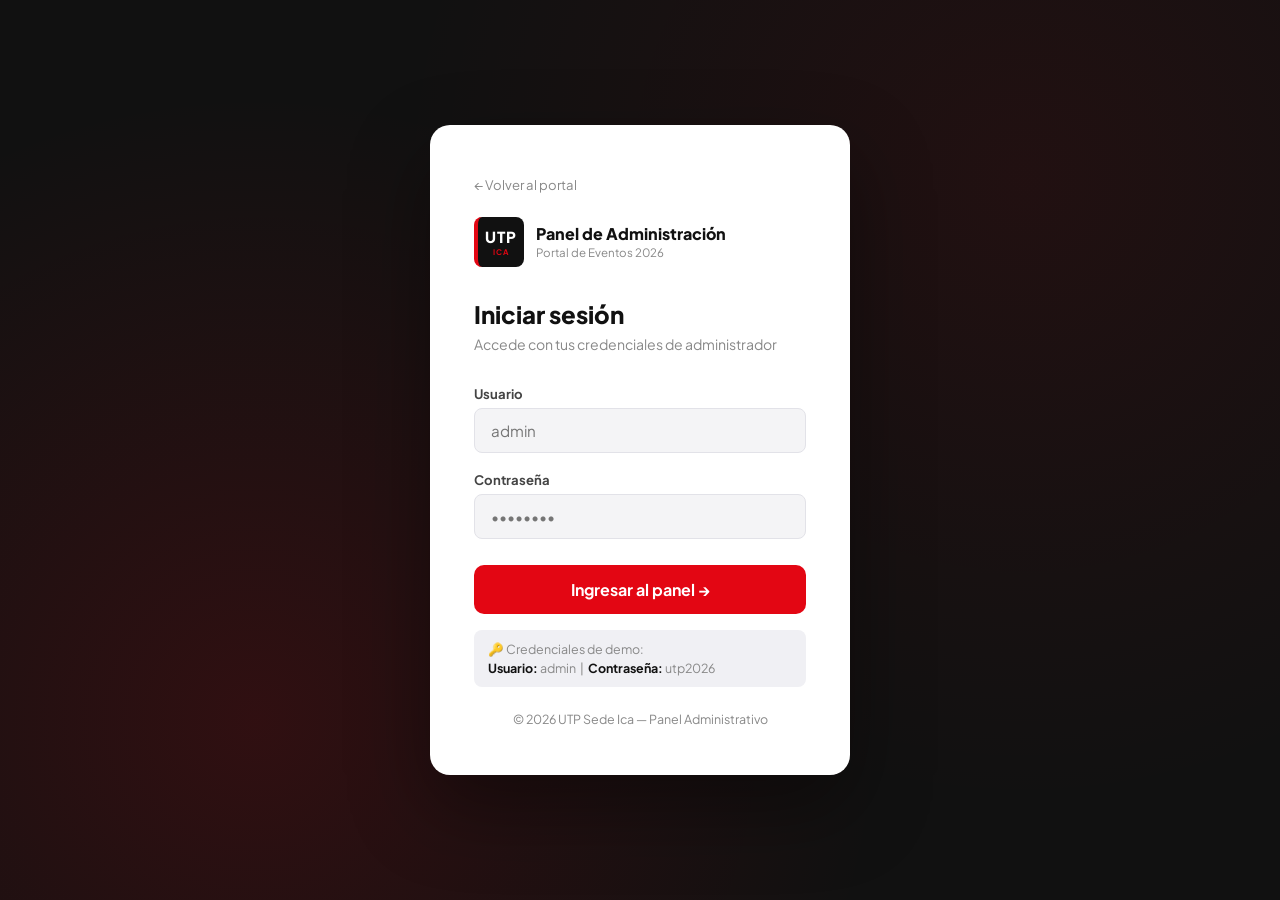
<file: admin/dashboard.html>
<!DOCTYPE html>
<html lang="es">
<head>
  <meta charset="UTF-8">
  <meta name="viewport" content="width=device-width, initial-scale=1.0">
  <title>Dashboard — Admin UTP Ica</title>
  <link rel="preconnect" href="https://fonts.googleapis.com">
  <link href="https://fonts.googleapis.com/css2?family=Plus+Jakarta+Sans:wght@400;500;600;700;800&display=swap" rel="stylesheet">
  <style>
    *, *::before, *::after { box-sizing: border-box; margin: 0; padding: 0; }
    :root {
      --red: #E30613; --red-dark: #A8000E; --red-light: #fff0f0;
      --black: #111111; --dark: #1C1C1C;
      --sidebar-w: 260px;
      --bg: #F5F5F7; --white: #fff;
      --border: #E2E2E8; --text: #111; --muted: #888; --text2: #444;
      --green: #1a7a4a; --green-bg: #e8f5ee;
      --yellow: #b56a00; --yellow-bg: #fff3e0;
      --blue: #1a3a8c; --blue-bg: #e8edf7;
      --purple: #6b1a8c; --purple-bg: #f2e8f7;
      --font: 'Plus Jakarta Sans', sans-serif;
      --sh: 0 2px 12px rgba(0,0,0,0.07);
      --sh-md: 0 6px 24px rgba(0,0,0,0.10);
      --r: 12px; --r-sm: 8px;
      --ease: cubic-bezier(0.4,0,0.2,1);
    }
    body { font-family: var(--font); background: var(--bg); color: var(--text); display: flex; min-height: 100vh; overflow-x: hidden; }

    /* === SIDEBAR === */
    .sidebar {
      width: var(--sidebar-w); background: var(--black);
      display: flex; flex-direction: column;
      position: fixed; top: 0; left: 0; bottom: 0; z-index: 100;
      transition: transform 0.3s var(--ease);
    }
    .sidebar-brand {
      padding: 24px 20px; border-bottom: 1px solid rgba(255,255,255,0.08);
      display: flex; align-items: center; gap: 12px;
    }
    .s-logo {
      width: 44px; height: 44px; background: #222;
      border-left: 3px solid var(--red); border-radius: 6px;
      display: flex; flex-direction: column; align-items: center; justify-content: center; gap: 1px;
      flex-shrink: 0;
    }
    .s-logo span:first-child { font-weight: 800; font-size: 0.85rem; color: #fff; letter-spacing: 0.04em; }
    .s-logo span:last-child  { font-size: 0.42rem; color: var(--red); font-weight: 700; letter-spacing: 0.1em; }
    .s-brand-text h2 { font-size: 0.88rem; font-weight: 800; color: #fff; line-height: 1.2; }
    .s-brand-text p  { font-size: 0.68rem; color: rgba(255,255,255,0.4); margin-top: 2px; }

    .sidebar-nav { flex: 1; padding: 16px 12px; overflow-y: auto; }
    .nav-section-label {
      font-size: 0.62rem; font-weight: 700; letter-spacing: 0.12em;
      text-transform: uppercase; color: rgba(255,255,255,0.3);
      padding: 0 8px; margin: 16px 0 6px;
    }
    .nav-item {
      display: flex; align-items: center; gap: 10px;
      padding: 10px 12px; border-radius: var(--r-sm);
      color: rgba(255,255,255,0.6); font-size: 0.88rem; font-weight: 600;
      cursor: pointer; transition: all 0.18s; text-decoration: none;
      margin-bottom: 2px;
    }
    .nav-item:hover { background: rgba(255,255,255,0.07); color: #fff; }
    .nav-item.active { background: var(--red); color: #fff; }
    .nav-item .nav-icon { font-size: 1rem; width: 20px; text-align: center; }
    .nav-badge {
      margin-left: auto; background: var(--red); color: #fff;
      font-size: 0.65rem; font-weight: 800; padding: 2px 7px;
      border-radius: 20px; min-width: 20px; text-align: center;
    }
    .nav-item.active .nav-badge { background: rgba(255,255,255,0.25); }

    .sidebar-footer {
      padding: 16px 12px; border-top: 1px solid rgba(255,255,255,0.08);
    }
    .admin-info {
      display: flex; align-items: center; gap: 10px;
      padding: 10px 12px; border-radius: var(--r-sm);
      background: rgba(255,255,255,0.05);
    }
    .admin-avatar {
      width: 34px; height: 34px; border-radius: 50%;
      background: var(--red); color: #fff;
      display: flex; align-items: center; justify-content: center;
      font-weight: 800; font-size: 0.9rem; flex-shrink: 0;
    }
    .admin-name { font-size: 0.82rem; font-weight: 700; color: #fff; }
    .admin-role { font-size: 0.68rem; color: rgba(255,255,255,0.4); }
    .btn-logout {
      margin-left: auto; background: none; border: none;
      color: rgba(255,255,255,0.4); cursor: pointer; font-size: 1rem;
      padding: 4px; transition: color 0.18s;
    }
    .btn-logout:hover { color: var(--red); }

    /* === MAIN === */
    .main { margin-left: var(--sidebar-w); flex: 1; display: flex; flex-direction: column; min-height: 100vh; }

    .topbar {
      background: var(--white); border-bottom: 1px solid var(--border);
      padding: 0 28px; height: 68px;
      display: flex; align-items: center; justify-content: space-between;
      position: sticky; top: 0; z-index: 50;
      box-shadow: var(--sh);
    }
    .topbar-title { font-size: 1.1rem; font-weight: 800; color: var(--text); }
    .topbar-right { display: flex; align-items: center; gap: 12px; }
    .btn-view {
      display: flex; align-items: center; gap: 6px;
      padding: 8px 16px; border-radius: var(--r-sm);
      background: var(--red); color: #fff; border: none;
      font-family: var(--font); font-size: 0.82rem; font-weight: 700;
      cursor: pointer; text-decoration: none; transition: background 0.18s;
    }
    .btn-view:hover { background: var(--red-dark); }
    .menu-toggle {
      display: none; background: none; border: 1.5px solid var(--border);
      border-radius: var(--r-sm); width: 38px; height: 38px;
      font-size: 1rem; cursor: pointer; align-items: center; justify-content: center;
    }

    .content { padding: 32px 28px; flex: 1; }

    /* === PANELS === */
    .panel { display: none; }
    .panel.active { display: block; }

    /* === STATS CARDS === */
    .stats-grid { display: grid; grid-template-columns: repeat(4,1fr); gap: 18px; margin-bottom: 28px; }
    .stat-card {
      background: var(--white); border-radius: var(--r);
      padding: 22px 20px; box-shadow: var(--sh);
      border: 1px solid var(--border); position: relative; overflow: hidden;
    }
    .stat-card::after {
      content: ''; position: absolute; bottom: 0; left: 0; right: 0;
      height: 3px; background: var(--card-color, var(--red));
    }
    .stat-label { font-size: 0.72rem; font-weight: 700; text-transform: uppercase; letter-spacing: 0.07em; color: var(--muted); margin-bottom: 8px; }
    .stat-value { font-size: 2rem; font-weight: 800; color: var(--text); line-height: 1; }
    .stat-sub { font-size: 0.75rem; color: var(--muted); margin-top: 6px; }
    .stat-icon { position: absolute; top: 18px; right: 18px; font-size: 1.6rem; opacity: 0.15; }

    /* === CARDS SECTION === */
    .section-card {
      background: var(--white); border-radius: var(--r);
      box-shadow: var(--sh); border: 1px solid var(--border);
      margin-bottom: 24px; overflow: hidden;
    }
    .card-header {
      padding: 18px 22px; border-bottom: 1px solid var(--border);
      display: flex; align-items: center; justify-content: space-between;
    }
    .card-title { font-size: 1rem; font-weight: 800; color: var(--text); }
    .card-body { padding: 22px; }

    /* === BUTTONS === */
    .btn { display: inline-flex; align-items: center; gap: 6px; padding: 9px 18px; border-radius: var(--r-sm); font-family: var(--font); font-weight: 700; font-size: 0.82rem; cursor: pointer; border: none; transition: all 0.18s; }
    .btn-red { background: var(--red); color: #fff; }
    .btn-red:hover { background: var(--red-dark); }
    .btn-dark { background: var(--black); color: #fff; }
    .btn-dark:hover { background: #333; }
    .btn-ghost { background: var(--bg); color: var(--text2); border: 1.5px solid var(--border); }
    .btn-ghost:hover { background: var(--border); }
    .btn-sm { padding: 6px 12px; font-size: 0.75rem; }
    .btn-danger { background: #fff5f5; color: #c53030; border: 1px solid #feb2b2; }
    .btn-danger:hover { background: #c53030; color: #fff; }

    /* === TABLE === */
    .admin-table { width: 100%; min-width: 860px; border-collapse: collapse; }
    .admin-table th {
      padding: 12px 16px; font-size: 0.72rem; font-weight: 700;
      text-transform: uppercase; letter-spacing: 0.07em;
      background: var(--bg); color: var(--muted); text-align: left;
      border-bottom: 1px solid var(--border);
    }
    .admin-table th:first-child { border-left: 3px solid var(--red); }
    .admin-table td {
      padding: 13px 16px; font-size: 0.88rem; color: var(--text2);
      border-bottom: 1px solid var(--border); vertical-align: middle;
    }
    .admin-table tr:last-child td { border-bottom: none; }
    .admin-table tr:hover td { background: #fafafa; }
    .admin-table td strong { color: var(--text); font-weight: 700; }

    .badge { display: inline-block; padding: 3px 10px; border-radius: 20px; font-size: 0.7rem; font-weight: 700; letter-spacing: 0.04em; }
    .badge-green  { background: var(--green-bg); color: var(--green); }
    .badge-yellow { background: var(--yellow-bg); color: var(--yellow); }
    .badge-blue   { background: var(--blue-bg); color: var(--blue); }
    .badge-purple { background: var(--purple-bg); color: var(--purple); }
    .badge-red    { background: var(--red-light); color: var(--red); }
    .badge-gray   { background: #f0f0f0; color: #666; }

    /* === FORM === */
    .form-grid { display: grid; grid-template-columns: 1fr 1fr; gap: 16px; }
    .form-group { display: flex; flex-direction: column; gap: 5px; margin-bottom: 16px; }
    .form-group.full { grid-column: 1 / -1; }
    .form-group label { font-size: 0.78rem; font-weight: 700; color: var(--text2); }
    .form-group input,
    .form-group select,
    .form-group textarea {
      padding: 10px 14px; border: 1.5px solid var(--border);
      border-radius: var(--r-sm); font-family: var(--font);
      font-size: 0.9rem; color: var(--text); background: var(--bg);
      outline: none; transition: border-color 0.18s, box-shadow 0.18s;
    }
    .form-group input:focus,
    .form-group select:focus,
    .form-group textarea:focus {
      border-color: var(--red); background: var(--white);
      box-shadow: 0 0 0 3px rgba(227,6,19,0.08);
    }
    .form-group textarea { resize: vertical; min-height: 80px; }
    .form-actions { display: flex; gap: 10px; margin-top: 8px; flex-wrap: wrap; }
    .inline-field-action { display: flex; gap: 8px; }
    .inline-field-action input { min-width: 0; }
    .category-admin-box {
      border: 1px solid var(--border);
      border-radius: var(--r-sm);
      background: var(--bg);
      overflow: hidden;
    }
    .category-admin-table { width: 100%; border-collapse: collapse; }
    .category-admin-table th,
    .category-admin-table td {
      padding: 10px 12px;
      border-bottom: 1px solid var(--border);
      font-size: 0.82rem;
      text-align: left;
    }
    .category-admin-table th {
      color: var(--muted);
      font-size: 0.68rem;
      font-weight: 800;
      letter-spacing: 0.06em;
      text-transform: uppercase;
      background: var(--white);
    }
    .category-admin-table tr:last-child td { border-bottom: none; }
    .category-admin-table td strong { color: var(--text); }
    .category-empty {
      padding: 14px;
      color: var(--muted);
      font-size: 0.84rem;
      font-weight: 600;
      text-align: center;
    }

    /* === IMAGE PREVIEW === */
    .img-preview-box {
      width: 100%; height: 140px; border-radius: var(--r-sm);
      border: 2px dashed var(--border); background: var(--bg);
      display: flex; flex-direction: column; align-items: center; justify-content: center;
      gap: 8px; cursor: pointer; transition: border-color 0.18s;
      overflow: hidden; position: relative;
    }
    .img-preview-box:hover { border-color: var(--red); }
    .img-preview-box img { width: 100%; height: 100%; object-fit: cover; }
    .img-preview-box .placeholder { font-size: 2rem; opacity: 0.3; }
    .img-preview-box p { font-size: 0.75rem; color: var(--muted); }

    .date-warning {
      display: none; margin-top: 8px; padding: 10px 12px;
      border-radius: var(--r-sm); background: #fff3e0; color: #9a5a00;
      border: 1px solid #ffd59b; font-size: 0.78rem; font-weight: 700;
    }
    .date-warning.visible { display: block; }
    .event-preview-card {
      display: grid; grid-template-columns: 150px 1fr; gap: 14px;
      border: 1px solid var(--border); background: var(--bg);
      border-radius: var(--r); overflow: hidden;
    }
    .event-preview-card img {
      width: 100%; height: 100%; min-height: 142px; object-fit: cover;
      background: var(--border);
    }
    .event-preview-body { padding: 14px; display: grid; gap: 8px; }
    .event-preview-title { font-size: 0.98rem; font-weight: 800; color: var(--text); }
    .event-preview-desc { font-size: 0.78rem; color: var(--text2); line-height: 1.45; }
    .event-preview-meta { color: var(--muted); font-size: 0.74rem; display: grid; gap: 3px; }
    .capacity-meter { display: grid; gap: 7px; min-width: 130px; }
    .capacity-meter__top {
      display: flex; justify-content: space-between; gap: 10px;
      color: var(--muted); font-size: 0.72rem;
    }
    .capacity-meter__top strong { color: var(--text); text-align: right; }
    .capacity-meter__track {
      height: 8px; background: #ececf1; border-radius: 999px;
      overflow: hidden; border: 1px solid var(--border);
    }
    .capacity-meter__track span {
      display: block; height: 100%; min-width: 6px;
      background: linear-gradient(90deg, var(--red), #ff6b77);
      border-radius: inherit;
    }
    .capacity-meter--hot .capacity-meter__track span { background: #b56a00; }

    /* === MODAL === */
    .modal-overlay {
      position: fixed; inset: 0; background: rgba(0,0,0,0.5);
      z-index: 200; display: none; align-items: center; justify-content: center;
      backdrop-filter: blur(4px);
    }
    .modal-overlay.open { display: flex; }
    .modal {
      background: var(--white); border-radius: 16px;
      width: 90%; max-width: 620px; max-height: 90vh;
      overflow-y: auto; box-shadow: 0 32px 80px rgba(0,0,0,0.25);
      animation: modalIn 0.25s var(--ease);
    }
    @keyframes modalIn { from { opacity:0; transform: scale(0.95) translateY(10px); } to { opacity:1; transform: none; } }
    .modal-header {
      padding: 20px 24px; border-bottom: 1px solid var(--border);
      display: flex; align-items: center; justify-content: space-between;
      position: sticky; top: 0; background: var(--white); z-index: 1;
    }
    .modal-title { font-size: 1rem; font-weight: 800; }
    .modal-close { background: none; border: none; font-size: 1.3rem; cursor: pointer; color: var(--muted); padding: 4px; }
    .modal-close:hover { color: var(--red); }
    .modal-body { padding: 24px; }

    /* === TOAST === */
    .toast {
      position: fixed; bottom: 24px; right: 24px; z-index: 999;
      background: var(--black); color: #fff;
      padding: 14px 20px; border-radius: var(--r);
      font-size: 0.88rem; font-weight: 600;
      box-shadow: 0 8px 32px rgba(0,0,0,0.3);
      display: flex; align-items: center; gap: 10px;
      transform: translateY(100px); opacity: 0;
      transition: all 0.3s var(--ease);
    }
    .toast.show { transform: translateY(0); opacity: 1; }
    .toast.success { border-left: 4px solid #1a7a4a; }
    .toast.error   { border-left: 4px solid var(--red); }

    /* === EVENT CARD PREVIEW === */
    .event-mini-card {
      display: flex; gap: 14px; align-items: center;
      padding: 12px; border-radius: var(--r-sm);
      border: 1px solid var(--border); background: var(--bg);
      margin-bottom: 10px;
    }
    .event-mini-img { width: 60px; height: 60px; border-radius: 8px; object-fit: cover; flex-shrink: 0; background: var(--border); }
    .event-mini-info { flex: 1; }
    .event-mini-title { font-weight: 700; font-size: 0.88rem; color: var(--text); }
    .event-mini-meta  { font-size: 0.75rem; color: var(--muted); margin-top: 3px; }
    .event-mini-actions { display: flex; gap: 6px; flex-shrink: 0; }

    /* === INSCRIPCIÓN DETAIL === */
    .insc-detail {
      display: grid; grid-template-columns: 1fr 1fr; gap: 10px;
    }
    .insc-field { background: var(--bg); border-radius: var(--r-sm); padding: 10px 14px; }
    .insc-field label { font-size: 0.68rem; font-weight: 700; text-transform: uppercase; letter-spacing: 0.06em; color: var(--muted); display: block; margin-bottom: 3px; }
    .insc-field span { font-size: 0.88rem; color: var(--text); font-weight: 600; }

    /* === RESPONSIVE === */
    @media (max-width: 900px) {
      body { display: block; }
      .sidebar {
        width: min(82vw, 300px);
        transform: translateX(-100%);
        box-shadow: 20px 0 60px rgba(0,0,0,0.24);
      }
      .sidebar.open { transform: translateX(0); }
      .main { margin-left: 0; width: 100%; min-width: 0; }
      .menu-toggle { display: flex; }
      .stats-grid { grid-template-columns: repeat(2,1fr); }
      .form-grid { grid-template-columns: 1fr; }
      .topbar { padding: 0 18px; }
      .topbar-title { font-size: 1rem; }
      .btn-view { padding: 8px 12px; font-size: 0.78rem; }
      .card-header { align-items: flex-start; flex-direction: column; gap: 12px; }
      .event-mini-card { align-items: flex-start; }
      .event-mini-actions { flex-direction: column; }
      .event-preview-card { grid-template-columns: 1fr; }
      .event-preview-card img { height: 170px; min-height: 170px; }
      .modal { width: calc(100% - 28px); max-height: 86vh; }
      .inline-field-action { flex-direction: column; }
      .inline-field-action .btn { justify-content: center; }
      .admin-table { min-width: 760px; }
    }
    @media (max-width: 700px) {
      .admin-table {
        min-width: 0; width: 100%; border-collapse: separate;
        border-spacing: 0 12px;
      }
      .admin-table thead { display: none; }
      .admin-table,
      .admin-table tbody,
      .admin-table tr,
      .admin-table td { display: block; }
      .admin-table tr {
        background: var(--white); border: 1px solid var(--border);
        border-radius: var(--r); box-shadow: var(--sh);
        overflow: hidden; padding: 10px 12px;
      }
      .admin-table td {
        display: grid; grid-template-columns: 112px 1fr; gap: 10px;
        align-items: center; border-bottom: 1px solid var(--border);
        padding: 10px 0; font-size: 0.84rem;
      }
      .admin-table td:last-child { border-bottom: none; }
      .admin-table td::before {
        content: attr(data-label); color: var(--muted);
        font-size: 0.68rem; font-weight: 800; letter-spacing: 0.06em;
        text-transform: uppercase;
      }
      .admin-table td[data-label="Imagen"] {
        grid-template-columns: 1fr; padding-top: 0;
      }
      .admin-table td[data-label="Imagen"]::before { display: none; }
      .admin-table td[data-label="Imagen"] img {
        width: 100% !important; height: 150px !important;
      }
      .admin-table td[data-label="Acciones"] > div,
      .admin-table td[data-label="Acción"] > div {
        display: grid !important; grid-template-columns: 1fr 1fr;
      }
      .admin-table td[data-label="Acciones"] .btn,
      .admin-table td[data-label="Acción"] .btn {
        justify-content: center; width: 100%;
      }
      .capacity-meter { min-width: 0; }
    }
    @media (max-width: 500px) {
      .stats-grid { grid-template-columns: 1fr; }
      .content { padding: 20px 16px; }
      .topbar { height: auto; min-height: 62px; padding: 10px 14px; gap: 10px; }
      .topbar-right { display: none; }
      .topbar-title {
        max-width: calc(100vw - 92px);
        overflow: hidden; text-overflow: ellipsis; white-space: nowrap;
      }
      .section-card { border-radius: 10px; }
      .card-body { padding: 16px; }
      .card-header { padding: 16px; }
      .event-mini-card { flex-direction: column; }
      .event-mini-img { width: 100%; height: 150px; }
      .event-mini-actions { width: 100%; flex-direction: row; }
      .event-mini-actions .btn { flex: 1; justify-content: center; }
      .modal-body { padding: 18px; }
      .form-actions .btn { width: 100%; justify-content: center; }
      .toast { left: 14px; right: 14px; bottom: 14px; }
      .insc-detail { grid-template-columns: 1fr; }
      .admin-table td { grid-template-columns: 1fr; gap: 4px; }
      .inline-field-action { width: 100%; }
      .inline-field-action .btn,
      .card-header > .btn { width: 100%; justify-content: center; }
    }
  </style>
</head>
<body>

  <!-- SIDEBAR -->
  <aside class="sidebar" id="sidebar">
    <div class="sidebar-brand">
      <div class="s-logo"><span>UTP</span><span>ICA</span></div>
      <div class="s-brand-text">
        <h2>Panel Admin</h2>
        <p>Portal de Eventos 2026</p>
      </div>
    </div>

    <nav class="sidebar-nav">
      <div class="nav-section-label">Principal</div>
      <a class="nav-item active" onclick="showPanel('dashboard')">
        <span class="nav-icon">📊</span> Dashboard
      </a>

      <div class="nav-section-label">Gestión</div>
      <a class="nav-item" onclick="showPanel('eventos')">
        <span class="nav-icon">📅</span> Eventos
        <span class="nav-badge" id="badge-eventos">6</span>
      </a>
      <a class="nav-item" onclick="showPanel('inscripciones')">
        <span class="nav-icon">📋</span> Inscripciones
        <span class="nav-badge" id="badge-inscripciones">0</span>
      </a>
      <a class="nav-item" onclick="showPanel('galeria')">
        <span class="nav-icon">🖼️</span> Galería / Imágenes
      </a>

      <div class="nav-section-label">Configuración</div>
      <a class="nav-item" onclick="showPanel('configuracion')">
        <span class="nav-icon">⚙️</span> Configuración
      </a>
    </nav>

    <div class="sidebar-footer">
      <div class="admin-info">
        <div class="admin-avatar">A</div>
        <div>
          <div class="admin-name">Administrador</div>
          <div class="admin-role">UTP Sede Ica</div>
        </div>
        <button class="btn-logout" onclick="logout()" title="Cerrar sesión">⏻</button>
      </div>
    </div>
  </aside>

  <!-- MAIN -->
  <div class="main">
    <!-- TOPBAR -->
    <header class="topbar">
      <div style="display:flex;align-items:center;gap:14px;">
        <button class="menu-toggle" id="menu-toggle">&#9776;</button>
        <span class="topbar-title" id="topbar-title">Dashboard</span>
      </div>
      <div class="topbar-right">
        <a href="../index.html" target="_blank" class="btn-view">🌐 Ver portal</a>
      </div>
    </header>

    <div class="content">

      <!-- ===== PANEL: DASHBOARD ===== -->
      <div class="panel active" id="panel-dashboard">
        <div class="stats-grid">
          <div class="stat-card" style="--card-color:#E30613;">
            <div class="stat-label">Total Eventos</div>
            <div class="stat-value" id="dash-total">6</div>
            <div class="stat-sub">Activos en el portal</div>
            <div class="stat-icon">📅</div>
          </div>
          <div class="stat-card" style="--card-color:#1a7a4a;">
            <div class="stat-label">Inscripciones</div>
            <div class="stat-value" id="dash-inscripciones">0</div>
            <div class="stat-sub">Registros totales</div>
            <div class="stat-icon">📋</div>
          </div>
          <div class="stat-card" style="--card-color:#1a3a8c;">
            <div class="stat-label">Académicos</div>
            <div class="stat-value" id="dash-academic">2</div>
            <div class="stat-sub">Eventos académicos</div>
            <div class="stat-icon">🎓</div>
          </div>
          <div class="stat-card" style="--card-color:#6b1a8c;">
            <div class="stat-label">Culturales / Dep.</div>
            <div class="stat-value" id="dash-otros">4</div>
            <div class="stat-sub">Culturales y deportivos</div>
            <div class="stat-icon">🏆</div>
          </div>
        </div>

        <!-- Accesos rápidos -->
        <div class="section-card">
          <div class="card-header">
            <span class="card-title">⚡ Accesos rápidos</span>
          </div>
          <div class="card-body" style="display:flex;gap:12px;flex-wrap:wrap;">
            <button class="btn btn-red" onclick="showPanel('eventos');openModal()">➕ Nuevo Evento</button>
            <button class="btn btn-dark" onclick="showPanel('inscripciones')">📋 Ver Inscripciones</button>
            <button class="btn btn-ghost" onclick="showPanel('galeria')">🖼️ Gestionar Imágenes</button>
            <button class="btn btn-ghost" onclick="showPanel('configuracion')">⚙️ Configuración</button>
          </div>
        </div>

        <!-- Últimos eventos -->
        <div class="section-card">
          <div class="card-header">
            <span class="card-title">📅 Eventos registrados</span>
          </div>
          <div class="card-body" id="dash-eventos-list"></div>
        </div>
      </div>

      <!-- ===== PANEL: EVENTOS ===== -->
      <div class="panel" id="panel-eventos">
        <div class="section-card">
          <div class="card-header">
            <span class="card-title">📅 Gestión de Eventos</span>
            <button class="btn btn-red" onclick="openModal()">➕ Nuevo evento</button>
          </div>
          <div class="card-body">
            <div style="overflow-x:auto;">
              <table class="admin-table" id="eventos-table">
                <thead>
                  <tr>
                    <th>Imagen</th>
                    <th>Evento</th>
                    <th>Categoría</th>
                    <th>Fecha</th>
                    <th>Lugar</th>
                    <th>Cupos</th>
                    <th>Portada</th>
                    <th>Estado</th>
                    <th>Acciones</th>
                  </tr>
                </thead>
                <tbody id="eventos-tbody"></tbody>
              </table>
            </div>
          </div>
        </div>
      </div>

      <!-- ===== PANEL: INSCRIPCIONES ===== -->
      <div class="panel" id="panel-inscripciones">
        <div class="section-card">
          <div class="card-header">
            <span class="card-title">📋 Inscripciones recibidas</span>
            <div class="inline-field-action">
              <button class="btn btn-ghost btn-sm" onclick="renderInscripciones()">Actualizar</button>
              <button class="btn btn-danger btn-sm" onclick="clearInscripciones()">🗑️ Limpiar todo</button>
            </div>
          </div>
          <div class="card-body">
            <div id="inscripciones-empty" style="text-align:center;padding:48px 0;color:var(--muted);">
              <div style="font-size:3rem;margin-bottom:12px;">📭</div>
              <p style="font-weight:600;">Aún no hay inscripciones registradas</p>
              <p style="font-size:0.85rem;margin-top:6px;">Cuando los estudiantes se inscriban aparecerán aquí</p>
            </div>
            <div style="overflow-x:auto;display:none;" id="inscripciones-table-wrap">
              <table class="admin-table">
                <thead>
                  <tr>
                    <th>#</th><th>Nombre</th><th>Correo</th>
                    <th>Código</th><th>Facultad</th><th>Ciclo</th>
                    <th>Evento</th><th>Fecha reg.</th><th>Acción</th>
                  </tr>
                </thead>
                <tbody id="inscripciones-tbody"></tbody>
              </table>
            </div>
          </div>
        </div>
      </div>

      <!-- ===== PANEL: GALERÍA ===== -->
      <div class="panel" id="panel-galeria">
        <div class="section-card">
          <div class="card-header">
            <span class="card-title">🖼️ Imágenes del portal</span>
          </div>
          <div class="card-body">
            <p style="font-size:0.88rem;color:var(--muted);margin-bottom:20px;">
              Haz clic en cualquier imagen para cambiarla. Puedes usar una URL de imagen externa o subir una local.
            </p>
            <div id="galeria-grid" style="display:grid;grid-template-columns:repeat(auto-fill,minmax(200px,1fr));gap:16px;"></div>
          </div>
        </div>
      </div>

      <!-- ===== PANEL: CONFIGURACIÓN ===== -->
      <div class="panel" id="panel-configuracion">
        <div class="section-card">
          <div class="card-header"><span class="card-title">⚙️ Configuración del portal</span></div>
          <div class="card-body">
            <div class="form-grid">
              <div class="form-group">
                <label>Nombre del portal</label>
                <input type="text" id="cfg-nombre" value="Portal de Eventos — UTP Sede Ica">
              </div>
              <div class="form-group">
                <label>Año activo</label>
                <input type="number" id="cfg-ano" value="2026">
              </div>
              <div class="form-group">
                <label>Correo de contacto</label>
                <input type="email" id="cfg-email" value="eventos.ica@utp.edu.pe">
              </div>
              <div class="form-group">
                <label>Teléfono</label>
                <input type="text" id="cfg-tel" value="(0801) 19610">
              </div>
              <div class="form-group">
                <label>WhatsApp</label>
                <input type="text" id="cfg-wa" value="960 252 970">
              </div>
              <div class="form-group">
                <label>Dirección</label>
                <input type="text" id="cfg-dir" value="Av. Ayabaca s/n, Ica">
              </div>
              <div class="form-group full">
                <label>Facebook URL</label>
                <input type="text" id="cfg-fb" value="https://www.facebook.com/UTP.Peru">
              </div>
              <div class="form-group full">
                <label>Instagram URL</label>
                <input type="text" id="cfg-ig" value="https://www.instagram.com/universidadutp">
              </div>
              <div class="form-group full">
                <label>Cambiar contraseña admin</label>
                <input type="password" id="cfg-pass" placeholder="Nueva contraseña">
              </div>
            </div>
            <div class="form-actions">
              <button class="btn btn-red" onclick="saveConfig()">💾 Guardar cambios</button>
              <button class="btn btn-ghost" onclick="resetConfig()">↩️ Restablecer</button>
            </div>
            <div class="form-group full" style="margin-top:22px;">
              <label>Categorías del portal</label>
              <div id="config-categories-list" class="category-admin-box"></div>
            </div>
          </div>
        </div>
      </div>

    </div><!-- /content -->
  </div><!-- /main -->

  <!-- MODAL EVENTO -->
  <div class="modal-overlay" id="modal-overlay">
    <div class="modal">
      <div class="modal-header">
        <span class="modal-title" id="modal-title">Nuevo Evento</span>
        <button class="modal-close" onclick="closeModal()">✕</button>
      </div>
      <div class="modal-body">
        <input type="hidden" id="edit-index" value="-1">
        <div class="form-grid">
          <div class="form-group full">
            <label>Título del evento *</label>
            <input type="text" id="ev-titulo" placeholder="Ej: Congreso de Ingeniería 2026">
          </div>
          <div class="form-group">
            <label>Categoría *</label>
            <select id="ev-cat"></select>
          </div>
          <div class="form-group">
            <label>Agregar nueva categoría</label>
            <div class="inline-field-action">
              <input type="text" id="new-cat-name" placeholder="Ej: Tecnología">
              <button type="button" class="btn btn-ghost btn-sm" onclick="addCategoryFromModal()">Agregar</button>
            </div>
          </div>
          <div class="form-group full">
            <label>Categorías del portal</label>
            <div id="modal-categories-list" class="category-admin-box"></div>
          </div>
          <div class="form-group">
            <label>Estado</label>
            <select id="ev-estado">
              <option value="open">Abierto</option>
              <option value="full">Casi lleno</option>
              <option value="closed">Cerrado</option>
            </select>
          </div>
          <div class="form-group">
            <label>Fecha *</label>
            <input type="date" id="ev-fecha">
            <div class="date-warning" id="date-warning">Esta fecha ya pasó. Al guardar, el portal mostrará el evento como culminado.</div>
          </div>
          <div class="form-group">
            <label>Cupos</label>
            <input type="text" id="ev-cupos" placeholder="Ej: 250 o Sin límite">
          </div>
          <div class="form-group">
            <label>Mostrar en página principal</label>
            <select id="ev-destacado">
              <option value="true">Sí, mostrar en portada</option>
              <option value="false">No mostrar en portada</option>
            </select>
          </div>
          <div class="form-group">
            <label>Prioridad en portada</label>
            <input type="number" id="ev-prioridad" min="1" max="99" placeholder="1 = más importante">
          </div>
          <div class="form-group full">
            <label>Lugar *</label>
            <input type="text" id="ev-lugar" placeholder="Ej: Auditorio UTP Ica">
          </div>
          <div class="form-group full">
            <label>Descripción *</label>
            <textarea id="ev-desc" placeholder="Describe el evento..."></textarea>
          </div>
          <div class="form-group full">
            <label>URL de imagen</label>
            <input type="text" id="ev-img" placeholder="https://... o img/nombre.png">
            <div style="margin-top:10px;">
              <div class="img-preview-box" onclick="document.getElementById('ev-img').focus()" id="img-preview-box">
                <div class="placeholder">🖼️</div>
                <p>Vista previa de imagen</p>
              </div>
            </div>
          </div>
          <div class="form-group full">
            <label>Vista previa en el portal</label>
            <div id="event-live-preview" class="event-preview-card"></div>
          </div>
        </div>
        <div class="form-actions">
          <button class="btn btn-red" onclick="saveEvento()">💾 Guardar evento</button>
          <button class="btn btn-ghost" onclick="closeModal()">Cancelar</button>
        </div>
      </div>
    </div>
  </div>

  <!-- MODAL VER INSCRIPCIÓN -->
  <div class="modal-overlay" id="modal-insc">
    <div class="modal">
      <div class="modal-header">
        <span class="modal-title">📋 Detalle de inscripción</span>
        <button class="modal-close" onclick="document.getElementById('modal-insc').classList.remove('open')">✕</button>
      </div>
      <div class="modal-body" id="modal-insc-body"></div>
    </div>
  </div>

  <!-- TOAST -->
  <div class="toast" id="toast"></div>

  <script>
  /* =============================================
     ADMIN DASHBOARD — UTP ICA 2026
     Gestión completa via localStorage
  ============================================= */

  // Guard de sesión
  let isAdminSession = false;
  try {
    isAdminSession = sessionStorage.getItem('utp_admin') === 'true';
  } catch(e) {
    isAdminSession = false;
  }
  if (!isAdminSession) window.location.href = 'login.html';

  const UTP_APP_VERSION = '2026-07-22.4';
  try {
    const currentVersion = localStorage.getItem('utp_app_version');
    if (currentVersion !== UTP_APP_VERSION) {
      localStorage.setItem('utp_app_version', UTP_APP_VERSION);
    }
  } catch(e) {}

  /* --- DATOS POR DEFECTO --- */
  const DEFAULT_EVENTS = [
    { titulo:'Congreso de Ingeniería y Tecnología 2026', cat:'academic', fecha:'2026-11-05', lugar:'Auditorio UTP Ica', cupos:'250', estado:'open', desc:'Investigaciones, workshops y paneles con expertos del sector tecnológico nacional e internacional.', img:'../img/academico1.png', destacado:true, prioridad:1 },
    { titulo:'Feria de Arte y Expresión Universitaria', cat:'cultural', fecha:'2026-11-12', lugar:'Patio Central UTP', cupos:'Sin límite', estado:'open', desc:'Exposiciones, performances y talleres creativos a cargo de estudiantes de todas las carreras UTP.', img:'../img/cultural1.png', destacado:true, prioridad:2 },
    { titulo:'Olimpiadas Interfacultades UTP 2026', cat:'sport', fecha:'2026-11-19', lugar:'Cancha UTP Ica', cupos:'120', estado:'full', desc:'Fútbol, baloncesto y atletismo entre las distintas carreras. ¡Demuestra el espíritu UTP!', img:'../img/deportivo1.png', destacado:true, prioridad:3 },
    { titulo:'Semana de Orientación Vocacional UTP', cat:'academic', fecha:'2026-11-26', lugar:'Aulas UTP Ica', cupos:'400', estado:'open', desc:'Charlas y visitas a laboratorios para ingresantes. Conoce tu carrera de la mano de docentes expertos.', img:'../img/academico.png', destacado:true, prioridad:4 },
    { titulo:'Festival de Cine Universitario', cat:'cultural', fecha:'2026-12-02', lugar:'Auditorio UTP Ica', cupos:'180', estado:'open', desc:'Cortometrajes y proyecciones especiales realizados por estudiantes y cineastas invitados a Ica.', img:'../img/cultural.png', destacado:true, prioridad:5 },
    { titulo:'Torneo de Videojuegos UTP 2026', cat:'other', fecha:'2026-12-09', lugar:'Laboratorio de Cómputo UTP Ica', cupos:'120', estado:'open', desc:'Competencia gamer con retos por equipos, partidas clasificatorias y premiación para la comunidad universitaria.', img:'https://images.unsplash.com/photo-1542751371-adc38448a05e?w=700&q=80', destacado:true, prioridad:6 },
  ];

  function normalizeDisplayPriorities(events) {
    const normalized = events.map((ev, index) => ({
      ...migrateLegacyEvent(ev),
      destacado: ev.destacado !== false,
      prioridad: Number(ev.prioridad || index + 1)
    }));

    const used = new Set();
    normalized
      .map((ev, index) => ({ ev, index }))
      .filter(item => item.ev.destacado)
      .sort((a, b) => a.ev.prioridad - b.ev.prioridad || a.index - b.index)
      .forEach(item => {
        let next = item.ev.prioridad;
        while (used.has(next)) next += 1;
        item.ev.prioridad = next;
        used.add(next);
      });

    return normalized;
  }

  function migrateLegacyEvent(ev) {
    const title = (ev.titulo || '').toLowerCase();
    const desc = (ev.desc || '').toLowerCase();
    const isOldMarathon = title.includes('maratón') || title.includes('maraton') || desc.includes('carrera solidaria');
    if (!isOldMarathon) return ev;

    return {
      ...ev,
      titulo:'Torneo de Videojuegos UTP 2026',
      cat:'other',
      lugar:'Laboratorio de Cómputo UTP Ica',
      cupos:'120',
      estado: ev.estado || 'open',
      desc:'Competencia gamer con retos por equipos, partidas clasificatorias y premiación para la comunidad universitaria.',
      img:'https://images.unsplash.com/photo-1542751371-adc38448a05e?w=700&q=80'
    };
  }

  function loadEvents()   {
    try {
      const events = JSON.parse(localStorage.getItem('utp_events') || JSON.stringify(DEFAULT_EVENTS));
      return normalizeDisplayPriorities(Array.isArray(events) ? events : DEFAULT_EVENTS);
    } catch(e) {
      return normalizeDisplayPriorities(DEFAULT_EVENTS);
    }
  }
  function saveEvents(ev) { localStorage.setItem('utp_events', JSON.stringify(ev)); }
  function syncNormalizedEvents() { saveEvents(loadEvents()); }
  function loadInsc() {
    try {
      const data = JSON.parse(localStorage.getItem('utp_inscripciones') || '[]');
      return Array.isArray(data) ? data : [];
    } catch(e) {
      return [];
    }
  }

  const DEFAULT_CONFIG = {
    nombre: 'Portal de Eventos - UTP Sede Ica',
    ano: '2026',
    email: 'eventos.ica@utp.edu.pe',
    tel: '(0801) 19610',
    wa: '960 252 970',
    dir: 'Av. Ayabaca s/n, Ica',
    fb: 'https://www.facebook.com/UTP.Peru',
    ig: 'https://www.instagram.com/universidadutp',
  };

  function loadConfig() {
    try {
      const stored = JSON.parse(localStorage.getItem('utp_config') || '{}');
      return { ...DEFAULT_CONFIG, ...(stored && typeof stored === 'object' ? stored : {}) };
    } catch(e) {
      return { ...DEFAULT_CONFIG };
    }
  }

  function populateConfigForm() {
    const cfg = loadConfig();
    document.getElementById('cfg-nombre').value = cfg.nombre || DEFAULT_CONFIG.nombre;
    document.getElementById('cfg-ano').value = cfg.ano || DEFAULT_CONFIG.ano;
    document.getElementById('cfg-email').value = cfg.email || DEFAULT_CONFIG.email;
    document.getElementById('cfg-tel').value = cfg.tel || DEFAULT_CONFIG.tel;
    document.getElementById('cfg-wa').value = cfg.wa || DEFAULT_CONFIG.wa;
    document.getElementById('cfg-dir').value = cfg.dir || DEFAULT_CONFIG.dir;
    document.getElementById('cfg-fb').value = cfg.fb || DEFAULT_CONFIG.fb;
    document.getElementById('cfg-ig').value = cfg.ig || DEFAULT_CONFIG.ig;
    document.getElementById('cfg-pass').value = '';
  }

  function applyAdminConfig() {
    const cfg = loadConfig();
    const yearText = cfg.ano || DEFAULT_CONFIG.ano;
    const subtitle = document.querySelector('.s-brand-text p');
    if (subtitle) subtitle.textContent = `Portal de Eventos ${yearText}`;
    document.getElementById('topbar-title')?.setAttribute('title', cfg.nombre);
  }

  const DEFAULT_CATEGORIES = [
    { id:'academic', label:'Académico', icon:'🎓', locked:true },
    { id:'cultural', label:'Cultural', icon:'🎨', locked:true },
    { id:'sport', label:'Deportivo', icon:'⚽', locked:true },
    { id:'other', label:'Otros', icon:'✦', locked:true },
  ];
  let CAT_LABEL = {};
  let CAT_BADGE = {};

  function slugCategoryName(name) {
    return name
      .trim()
      .toLowerCase()
      .normalize('NFD').replace(/[\u0300-\u036f]/g, '')
      .replace(/[^a-z0-9]+/g, '-')
      .replace(/^-+|-+$/g, '') || 'categoria';
  }

  function loadCategories() {
    let stored = [];
    let deleted = [];
    try {
      stored = JSON.parse(localStorage.getItem('utp_categories') || '[]');
    } catch(e) {
      stored = [];
    }
    try {
      deleted = JSON.parse(localStorage.getItem('utp_deleted_categories') || '[]');
    } catch(e) {
      deleted = [];
    }
    if (!Array.isArray(stored)) stored = [];
    if (!Array.isArray(deleted)) deleted = [];
    const deletedSet = new Set(deleted);
    const merged = DEFAULT_CATEGORIES.filter(cat => !deletedSet.has(cat.id));
    stored.forEach(cat => {
      if (cat?.id && cat?.label && !deletedSet.has(cat.id) && !merged.some(base => base.id === cat.id)) merged.push(cat);
    });
    return merged;
  }

  function saveCategories(categories) {
    const custom = categories.filter(cat => !cat.locked);
    localStorage.setItem('utp_categories', JSON.stringify(custom));
  }

  function saveDeletedBaseCategories(ids) {
    const validIds = ids.filter(id => DEFAULT_CATEGORIES.some(cat => cat.id === id));
    localStorage.setItem('utp_deleted_categories', JSON.stringify([...new Set(validIds)]));
  }

  function refreshCategoryMaps() {
    const categories = loadCategories();
    CAT_LABEL = Object.fromEntries(categories.map(cat => [cat.id, cat.label]));
    CAT_BADGE = Object.fromEntries(categories.map(cat => [
      cat.id,
      cat.id === 'academic' ? 'badge-blue' : cat.id === 'cultural' ? 'badge-purple' : cat.id === 'sport' ? 'badge-green' : 'badge-gray'
    ]));
  }

  function populateCategorySelect(selected = 'academic') {
    const select = document.getElementById('ev-cat');
    if (!select) return;
    select.innerHTML = loadCategories()
      .map(cat => `<option value="${cat.id}">${cat.icon || '•'} ${cat.label}</option>`)
      .join('');
    select.value = CAT_LABEL[selected] ? selected : 'other';
  }

  function renderCategoryAdminLists() {
    const categories = loadCategories();
    const html = categories.length ? `
      <table class="category-admin-table">
        <thead>
          <tr><th>Categoría</th><th>ID</th><th>Tipo</th><th>Acción</th></tr>
        </thead>
        <tbody>
          ${categories.map(cat => `
            <tr>
              <td><strong>${cat.icon || '•'} ${cat.label}</strong></td>
              <td>${cat.id}</td>
              <td>${cat.locked ? 'Base' : 'Personalizada'}</td>
              <td><button type="button" class="btn btn-danger btn-sm" onclick="deleteCategory('${cat.id}')">Eliminar</button></td>
            </tr>
          `).join('')}
        </tbody>
      </table>` : `<div class="category-empty">No hay categorías registradas.</div>`;

    ['modal-categories-list', 'config-categories-list'].forEach(id => {
      const box = document.getElementById(id);
      if (box) box.innerHTML = html;
    });
  }

  function deleteCategory(id) {
    const category = loadCategories().find(cat => cat.id === id);
    if (!category) return;

    const inUse = loadEvents().some(ev => ev.cat === id);
    if (inUse) {
      showToast('No se puede eliminar: hay eventos usando esta categoría', 'error');
      return;
    }

    const categories = loadCategories().filter(cat => cat.locked || cat.id !== id);
    if (category.locked) {
      let deleted = [];
      try {
        deleted = JSON.parse(localStorage.getItem('utp_deleted_categories') || '[]');
      } catch(e) {
        deleted = [];
      }
      saveDeletedBaseCategories([...(Array.isArray(deleted) ? deleted : []), id]);
    }
    saveCategories(categories);
    refreshCategoryMaps();
    populateCategorySelect(document.getElementById('ev-cat')?.value || 'academic');
    renderCategoryAdminLists();
    renderEventos();
    renderDashboard();
    showToast('Categoría eliminada', 'success');
  }

  function addCategoryFromModal() {
    const input = document.getElementById('new-cat-name');
    const name = input.value.trim();
    if (!name) { showToast('❌ Escribe el nombre de la categoría', 'error'); return; }

    const categories = loadCategories();
    let id = slugCategoryName(name);
    let suffix = 2;
    while (categories.some(cat => cat.id === id)) {
      id = `${slugCategoryName(name)}-${suffix++}`;
    }

    categories.push({ id, label:name, icon:'•', locked:false });
    saveCategories(categories);
    refreshCategoryMaps();
    populateCategorySelect(id);
    input.value = '';
    renderCategoryAdminLists();
    renderEventos();
    renderDashboard();
    updateEventFormHelpers();
    showToast('✅ Categoría agregada');
  }

  refreshCategoryMaps();
  const EST_LABEL = { open:'Abierto', full:'Casi lleno', closed:'Cerrado', ended:'Culminado' };
  const EST_BADGE = { open:'badge-green', full:'badge-yellow', closed:'badge-gray', ended:'badge-gray' };
  const MONTHS_ES = ['Ene','Feb','Mar','Abr','May','Jun','Jul','Ago','Sep','Oct','Nov','Dic'];

  function isPastEventDate(fecha) {
    if (!fecha) return false;
    return new Date(fecha + 'T23:59:59') < new Date();
  }

  function getEffectiveEventStatus(ev) {
    if (isPastEventDate(ev?.fecha)) return 'ended';
    return ev?.estado || 'open';
  }

  function getEventRegistrations(title) {
    return loadInsc().filter(item => item.evento === title).length;
  }

  function getCapacityInfo(ev) {
    const limit = parseInt(String(ev.cupos || '').replace(/\D/g, ''), 10);
    const used = getEventRegistrations(ev.titulo);
    if (!Number.isFinite(limit) || limit <= 0) {
      return { used, limit: null, percent: 0, label: `${used} inscritos / Sin límite` };
    }
    const percent = Math.min(100, Math.round((used / limit) * 100));
    return { used, limit, percent, label: `${used}/${limit} inscritos` };
  }

  function renderCapacityMeter(ev) {
    const cap = getCapacityInfo(ev);
    const width = cap.limit ? cap.percent : 100;
    const modifier = cap.limit && cap.percent >= 85 ? ' capacity-meter--hot' : '';
    return `
      <div class="capacity-meter${modifier}">
        <div class="capacity-meter__top"><span>Cupos</span><strong>${cap.label}</strong></div>
        <div class="capacity-meter__track"><span style="width:${width}%"></span></div>
      </div>`;
  }

  function getFormEventDraft() {
    return {
      titulo: document.getElementById('ev-titulo')?.value.trim() || 'Título del evento',
      cat: document.getElementById('ev-cat')?.value || 'academic',
      fecha: document.getElementById('ev-fecha')?.value || '',
      lugar: document.getElementById('ev-lugar')?.value.trim() || 'Lugar del evento',
      cupos: document.getElementById('ev-cupos')?.value || 'Sin límite',
      estado: document.getElementById('ev-estado')?.value || 'open',
      desc: document.getElementById('ev-desc')?.value.trim() || 'Descripción breve del evento para la vista previa.',
      img: document.getElementById('ev-img')?.value || 'https://images.unsplash.com/photo-1540575467063-178a50c2df87?w=600&q=80'
    };
  }

  function updateDateWarning() {
    const warning = document.getElementById('date-warning');
    const fecha = document.getElementById('ev-fecha')?.value;
    if (warning) warning.classList.toggle('visible', isPastEventDate(fecha));
  }

  function updateEventPreview() {
    const box = document.getElementById('event-live-preview');
    if (!box) return;
    const ev = getFormEventDraft();
    const status = getEffectiveEventStatus(ev);
    box.innerHTML = `
      <img src="${ev.img}" alt="${ev.titulo}" onerror="this.style.background='var(--border)'">
      <div class="event-preview-body">
        <div>
          <span class="badge ${CAT_BADGE[ev.cat] || 'badge-gray'}">${CAT_LABEL[ev.cat] || ev.cat}</span>
          <span class="badge ${EST_BADGE[status] || 'badge-gray'}">${EST_LABEL[status] || status}</span>
        </div>
        <div class="event-preview-title">${ev.titulo}</div>
        <div class="event-preview-desc">${ev.desc}</div>
        <div class="event-preview-meta">
          <span>Fecha: ${ev.fecha ? formatDate(ev.fecha) : 'Sin fecha'}</span>
          <span>Lugar: ${ev.lugar}</span>
        </div>
        ${renderCapacityMeter(ev)}
      </div>`;
  }

  function updateEventFormHelpers() {
    updateDateWarning();
    updateEventPreview();
  }

  /* --- NAVEGACIÓN --- */
  function showPanel(name, source = null) {
    document.querySelectorAll('.panel').forEach(p => p.classList.remove('active'));
    document.querySelectorAll('.nav-item').forEach(n => n.classList.remove('active'));
    const panel = document.getElementById('panel-'+name);
    if (!panel) return;
    panel.classList.add('active');
    const navSource = source || [...document.querySelectorAll('.nav-item')]
      .find(item => (item.getAttribute('onclick') || '').includes(`showPanel('${name}')`));
    navSource?.classList.add('active');
    const titles = { dashboard:'Dashboard', eventos:'Gestión de Eventos', inscripciones:'Inscripciones', galeria:'Galería / Imágenes', configuracion:'Configuración' };
    document.getElementById('topbar-title').textContent = titles[name] || name;

    if (name === 'dashboard')      renderDashboard();
    if (name === 'eventos')        renderEventos();
    if (name === 'inscripciones')  renderInscripciones();
    if (name === 'galeria')        renderGaleria();
    if (name === 'configuracion') {
      populateConfigForm();
      renderCategoryAdminLists();
    }

    // Cerrar sidebar en móvil
    document.getElementById('sidebar')?.classList.remove('open');
  }

  /* --- MENÚ MÓVIL --- */
  document.getElementById('menu-toggle')?.addEventListener('click', () => {
    document.getElementById('sidebar')?.classList.toggle('open');
  });

  /* --- DASHBOARD --- */
  function renderDashboard() {
    const evs = loadEvents();
    const ins = loadInsc();
    document.getElementById('dash-total').textContent = evs.length;
    document.getElementById('dash-inscripciones').textContent = ins.length;
    document.getElementById('dash-academic').textContent = evs.filter(e=>e.cat==='academic').length;
    document.getElementById('dash-otros').textContent = evs.filter(e=>e.cat!=='academic').length;
    document.getElementById('badge-eventos').textContent = evs.length;
    document.getElementById('badge-inscripciones').textContent = ins.length;

    const list = document.getElementById('dash-eventos-list');
    list.innerHTML = evs.map((ev,i) => `
      <div class="event-mini-card">
        <img class="event-mini-img" src="${ev.img}" alt="${ev.titulo}" onerror="this.style.background='var(--border)'">
        <div class="event-mini-info">
          <div class="event-mini-title">${ev.titulo}</div>
          <div class="event-mini-meta">
            <span class="badge ${CAT_BADGE[ev.cat] || 'badge-gray'}">${CAT_LABEL[ev.cat] || ev.cat}</span>
            &nbsp;📅 ${formatDate(ev.fecha)} &nbsp; 📍 ${ev.lugar}
          </div>
        </div>
        <div class="event-mini-actions">
          <button class="btn btn-ghost btn-sm" onclick="showPanel('eventos');setTimeout(()=>editEvento(${i}),100)">✏️</button>
          <button class="btn btn-danger btn-sm" onclick="deleteEvento(${i})">🗑️</button>
        </div>
      </div>
    `).join('');
  }

  /* --- EVENTOS --- */
  function renderEventos() {
    const evs = loadEvents();
    const tbody = document.getElementById('eventos-tbody');
    tbody.innerHTML = evs.map((ev, i) => {
      const status = getEffectiveEventStatus(ev);
      return `
        <tr>
          <td data-label="Imagen"><img src="${ev.img}" alt="${ev.titulo}" style="width:52px;height:40px;object-fit:cover;border-radius:6px;" onerror="this.style.background='var(--border)'"></td>
          <td data-label="Evento"><strong>${ev.titulo}</strong></td>
          <td data-label="Categoría"><span class="badge ${CAT_BADGE[ev.cat] || 'badge-gray'}">${CAT_LABEL[ev.cat] || ev.cat}</span></td>
          <td data-label="Fecha">${formatDate(ev.fecha)}</td>
          <td data-label="Lugar">${ev.lugar}</td>
          <td data-label="Cupos">${renderCapacityMeter(ev)}</td>
          <td data-label="Portada">${ev.destacado ? `<span class="badge badge-red">Prioridad ${ev.prioridad || '-'}</span>` : '<span class="badge badge-gray">No</span>'}</td>
          <td data-label="Estado"><span class="badge ${EST_BADGE[status] || 'badge-gray'}">${EST_LABEL[status] || status}</span></td>
          <td data-label="Acciones">
            <div style="display:flex;gap:6px;">
              <button class="btn btn-ghost btn-sm" onclick="editEvento(${i})">✏️ Editar</button>
              <button class="btn btn-danger btn-sm" onclick="deleteEvento(${i})">🗑️</button>
            </div>
          </td>
        </tr>`;
    }).join('') || '<tr><td colspan="9" style="text-align:center;color:var(--muted);padding:32px;">No hay eventos. ¡Crea el primero!</td></tr>';
  }

  /* --- MODAL EVENTO --- */
  let editingIndex = -1;

  function openModal(idx = -1) {
    editingIndex = idx;
    document.getElementById('modal-title').textContent = idx >= 0 ? '✏️ Editar Evento' : '➕ Nuevo Evento';
    if (idx >= 0) {
      const ev = loadEvents()[idx];
      populateCategorySelect(ev.cat);
      document.getElementById('ev-titulo').value = ev.titulo;
      document.getElementById('ev-cat').value    = ev.cat;
      document.getElementById('ev-fecha').value  = ev.fecha;
      document.getElementById('ev-lugar').value  = ev.lugar;
      document.getElementById('ev-cupos').value  = ev.cupos;
      document.getElementById('ev-destacado').value = ev.destacado ? 'true' : 'false';
      document.getElementById('ev-prioridad').value = ev.prioridad || '';
      document.getElementById('ev-estado').value = ev.estado;
      document.getElementById('ev-desc').value   = ev.desc;
      document.getElementById('ev-img').value    = ev.img;
      updateImgPreview(ev.img);
    } else {
      populateCategorySelect('academic');
      document.getElementById('ev-titulo').value = '';
      document.getElementById('ev-cat').value    = 'academic';
      document.getElementById('ev-fecha').value  = '';
      document.getElementById('ev-lugar').value  = '';
      document.getElementById('ev-cupos').value  = '';
      document.getElementById('ev-destacado').value = 'true';
      document.getElementById('ev-prioridad').value = '';
      document.getElementById('ev-estado').value = 'open';
      document.getElementById('ev-desc').value   = '';
      document.getElementById('ev-img').value    = '';
      updateImgPreview('');
    }
    document.getElementById('new-cat-name').value = '';
    renderCategoryAdminLists();
    updateEventFormHelpers();
    document.getElementById('modal-overlay').classList.add('open');
  }

  function closeModal() { document.getElementById('modal-overlay').classList.remove('open'); }

  document.getElementById('ev-img').addEventListener('input', e => {
    updateImgPreview(e.target.value);
    updateEventFormHelpers();
  });

  ['ev-titulo','ev-cat','ev-fecha','ev-lugar','ev-cupos','ev-destacado','ev-prioridad','ev-estado','ev-desc'].forEach(id => {
    document.getElementById(id)?.addEventListener('input', updateEventFormHelpers);
    document.getElementById(id)?.addEventListener('change', updateEventFormHelpers);
  });

  function updateImgPreview(src) {
    const box = document.getElementById('img-preview-box');
    if (src) {
      box.innerHTML = `<img src="${src}" alt="Vista previa de imagen" onerror="this.parentElement.innerHTML='<div class=placeholder>❌</div><p>Imagen no encontrada</p>'">`;
    } else {
      box.innerHTML = '<div class="placeholder">🖼️</div><p>Vista previa de imagen</p>';
    }
  }

  function normalizePriorities(evs, targetIndex) {
    const target = evs[targetIndex];
    if (!target?.destacado) return;

    target.prioridad = Number(target.prioridad) || 99;
    const taken = new Set([target.prioridad]);
    evs
      .map((ev, index) => ({ ev, index }))
      .filter(item => item.index !== targetIndex && item.ev.destacado)
      .sort((a, b) => Number(a.ev.prioridad || 99) - Number(b.ev.prioridad || 99) || a.index - b.index)
      .forEach(item => {
        let next = Number(item.ev.prioridad || 99);
        while (taken.has(next)) next += 1;
        item.ev.prioridad = next;
        taken.add(next);
      });
  }

  function saveEvento() {
    const titulo = document.getElementById('ev-titulo').value.trim();
    const fecha  = document.getElementById('ev-fecha').value;
    const lugar  = document.getElementById('ev-lugar').value.trim();
    const desc   = document.getElementById('ev-desc').value.trim();
    if (!titulo || !fecha || !lugar || !desc) { showToast('❌ Completa los campos obligatorios', 'error'); return; }

    const ev = {
      titulo, fecha, lugar, desc,
      cat:    document.getElementById('ev-cat').value,
      cupos:  document.getElementById('ev-cupos').value || 'Sin límite',
      destacado: document.getElementById('ev-destacado').value === 'true',
      prioridad: Number(document.getElementById('ev-prioridad').value) || 99,
      estado: document.getElementById('ev-estado').value,
      img:    document.getElementById('ev-img').value || 'https://images.unsplash.com/photo-1540575467063-178a50c2df87?w=600&q=80',
    };

    const evs = loadEvents();
    let savedIndex = editingIndex;
    if (editingIndex >= 0) { evs[editingIndex] = ev; }
    else { evs.push(ev); savedIndex = evs.length - 1; }
    normalizePriorities(evs, savedIndex);
    saveEvents(evs);
    closeModal();
    renderEventos();
    renderDashboard();
    showToast(isPastEventDate(fecha) ? '✅ Evento guardado como culminado por fecha' : (editingIndex >= 0 ? '✅ Evento actualizado' : '✅ Evento creado exitosamente'), 'success');
  }

  function editEvento(i) { openModal(i); }

  function deleteEvento(i) {
    if (!confirm('¿Eliminar este evento? Esta acción no se puede deshacer.')) return;
    const evs = loadEvents();
    evs.splice(i, 1);
    saveEvents(evs);
    renderEventos();
    renderDashboard();
    showToast('🗑️ Evento eliminado', 'success');
  }

  /* --- INSCRIPCIONES --- */
  function renderInscripciones() {
    const ins = loadInsc();
    const empty = document.getElementById('inscripciones-empty');
    const wrap  = document.getElementById('inscripciones-table-wrap');
    document.getElementById('badge-inscripciones').textContent = ins.length;

    if (!ins.length) { empty.style.display='block'; wrap.style.display='none'; return; }
    empty.style.display = 'none'; wrap.style.display = 'block';

    document.getElementById('inscripciones-tbody').innerHTML = ins.map((r,i) => `
      <tr>
        <td data-label="#">${i+1}</td>
        <td data-label="Nombre"><strong>${r.nombre} ${r.apellido}</strong></td>
        <td data-label="Correo">${r.email}</td>
        <td data-label="Código">${r.codigo}</td>
        <td data-label="Facultad">${r.facultad}</td>
        <td data-label="Ciclo">${r.ciclo}</td>
        <td data-label="Evento">${r.evento}</td>
        <td data-label="Fecha reg.">${r.fecha || '—'}</td>
        <td data-label="Acción">
          <div style="display:flex;gap:6px;">
            <button class="btn btn-ghost btn-sm" onclick="verInscripcion(${i})">👁️ Ver</button>
            <button class="btn btn-danger btn-sm" onclick="deleteInsc(${i})">🗑️</button>
          </div>
        </td>
      </tr>
    `).join('');
  }

  function verInscripcion(i) {
    const r = loadInsc()[i];
    document.getElementById('modal-insc-body').innerHTML = `
      <div class="insc-detail">
        <div class="insc-field"><label>Nombre</label><span>${r.nombre} ${r.apellido}</span></div>
        <div class="insc-field"><label>Correo</label><span>${r.email}</span></div>
        <div class="insc-field"><label>Código</label><span>${r.codigo}</span></div>
        <div class="insc-field"><label>Facultad</label><span>${r.facultad}</span></div>
        <div class="insc-field"><label>Ciclo</label><span>${r.ciclo}</span></div>
        <div class="insc-field"><label>Evento</label><span>${r.evento}</span></div>
        <div class="insc-field full" style="grid-column:1/-1"><label>Comentarios</label><span>${r.comentarios||'—'}</span></div>
        <div class="insc-field"><label>Fecha de registro</label><span>${r.fecha||'—'}</span></div>
      </div>
    `;
    document.getElementById('modal-insc').classList.add('open');
  }

  function deleteInsc(i) {
    if (!confirm('¿Eliminar esta inscripción?')) return;
    const ins = loadInsc(); ins.splice(i,1);
    localStorage.setItem('utp_inscripciones', JSON.stringify(ins));
    renderInscripciones();
    showToast('🗑️ Inscripción eliminada', 'success');
  }

  function clearInscripciones() {
    if (!confirm('¿Eliminar TODAS las inscripciones? Esta acción no se puede deshacer.')) return;
    localStorage.removeItem('utp_inscripciones');
    renderInscripciones();
    showToast('🗑️ Inscripciones eliminadas', 'success');
  }

  /* --- GALERÍA --- */
  function renderGaleria() {
    const evs = loadEvents();
    const grid = document.getElementById('galeria-grid');
    grid.innerHTML = evs.map((ev,i) => `
      <div style="border-radius:var(--r);overflow:hidden;border:1px solid var(--border);box-shadow:var(--sh);">
        <div style="height:140px;overflow:hidden;position:relative;">
          <img src="${ev.img}" alt="${ev.titulo}" style="width:100%;height:100%;object-fit:cover;" onerror="this.style.background='var(--border)'">
          <div style="position:absolute;inset:0;background:rgba(0,0,0,0.4);opacity:0;transition:opacity 0.2s;display:flex;align-items:center;justify-content:center;"
               onmouseenter="this.style.opacity=1" onmouseleave="this.style.opacity=0">
            <button class="btn btn-white" style="font-size:0.75rem;padding:7px 14px;" onclick="changeImg(${i})">🔄 Cambiar</button>
          </div>
        </div>
        <div style="padding:10px 12px;">
          <p style="font-size:0.78rem;font-weight:700;color:var(--text);white-space:nowrap;overflow:hidden;text-overflow:ellipsis;">${ev.titulo}</p>
          <p style="font-size:0.68rem;color:var(--muted);margin-top:2px;">${ev.img.substring(0,35)}…</p>
        </div>
      </div>
    `).join('');
  }

  function changeImg(i) {
    const evs = loadEvents();
    const nueva = prompt(`Nueva URL de imagen para:\n"${evs[i].titulo}"`, evs[i].img);
    if (nueva === null) return;
    evs[i].img = nueva.trim() || evs[i].img;
    saveEvents(evs);
    renderGaleria();
    showToast('✅ Imagen actualizada', 'success');
  }

  /* --- CONFIGURACIÓN --- */
  function saveConfig() {
    const email = document.getElementById('cfg-email').value.trim();
    const year = document.getElementById('cfg-ano').value.trim();
    if (!document.getElementById('cfg-nombre').value.trim()) {
      showToast('Escribe el nombre del portal', 'error');
      return;
    }
    if (!/^\d{4}$/.test(year)) {
      showToast('El año debe tener 4 dígitos', 'error');
      return;
    }
    if (!/^[^\s@]+@[^\s@]+\.[^\s@]+$/.test(email)) {
      showToast('Ingresa un correo válido', 'error');
      return;
    }

    const previous = loadConfig();
    const cfg = {
      nombre: document.getElementById('cfg-nombre').value.trim(),
      ano:    year,
      email,
      tel:    document.getElementById('cfg-tel').value.trim(),
      wa:     document.getElementById('cfg-wa').value.trim(),
      dir:    document.getElementById('cfg-dir').value.trim(),
      fb:     document.getElementById('cfg-fb').value.trim(),
      ig:     document.getElementById('cfg-ig').value.trim(),
    };
    if (previous.pass) cfg.pass = previous.pass;
    const pass = document.getElementById('cfg-pass').value.trim();
    if (pass) cfg.pass = pass;
    localStorage.setItem('utp_config', JSON.stringify(cfg));
    document.getElementById('cfg-pass').value = '';
    applyAdminConfig();
    showToast('✅ Configuración guardada. Actualiza el portal para ver los cambios.', 'success');
  }

  function resetConfig() {
    if (!confirm('¿Restablecer la configuración por defecto?')) return;
    localStorage.removeItem('utp_config');
    populateConfigForm();
    applyAdminConfig();
    showToast('Configuración restablecida', 'success');
  }

  /* --- UTILIDADES --- */
  function formatDate(str) {
    if (!str) return '—';
    const d = new Date(str + 'T00:00:00');
    return `${d.getDate()} ${MONTHS_ES[d.getMonth()]} ${d.getFullYear()}`;
  }

  function showToast(msg, type = 'success') {
    const t = document.getElementById('toast');
    t.textContent = msg; t.className = `toast ${type}`;
    setTimeout(() => t.classList.add('show'), 10);
    setTimeout(() => t.classList.remove('show'), 3000);
  }

  function logout() {
    try { sessionStorage.removeItem('utp_admin'); } catch(e) {}
    window.location.href = 'login.html';
  }

  // Cerrar modal al hacer clic fuera
  document.getElementById('modal-overlay').addEventListener('click', e => { if(e.target===e.currentTarget) closeModal(); });
  document.getElementById('modal-insc').addEventListener('click', e => { if(e.target===e.currentTarget) e.currentTarget.classList.remove('open'); });

  // Init
  syncNormalizedEvents();
  applyAdminConfig();
  populateConfigForm();
  renderCategoryAdminLists();
  renderDashboard();
  </script>
</body>
</html>
</file>
